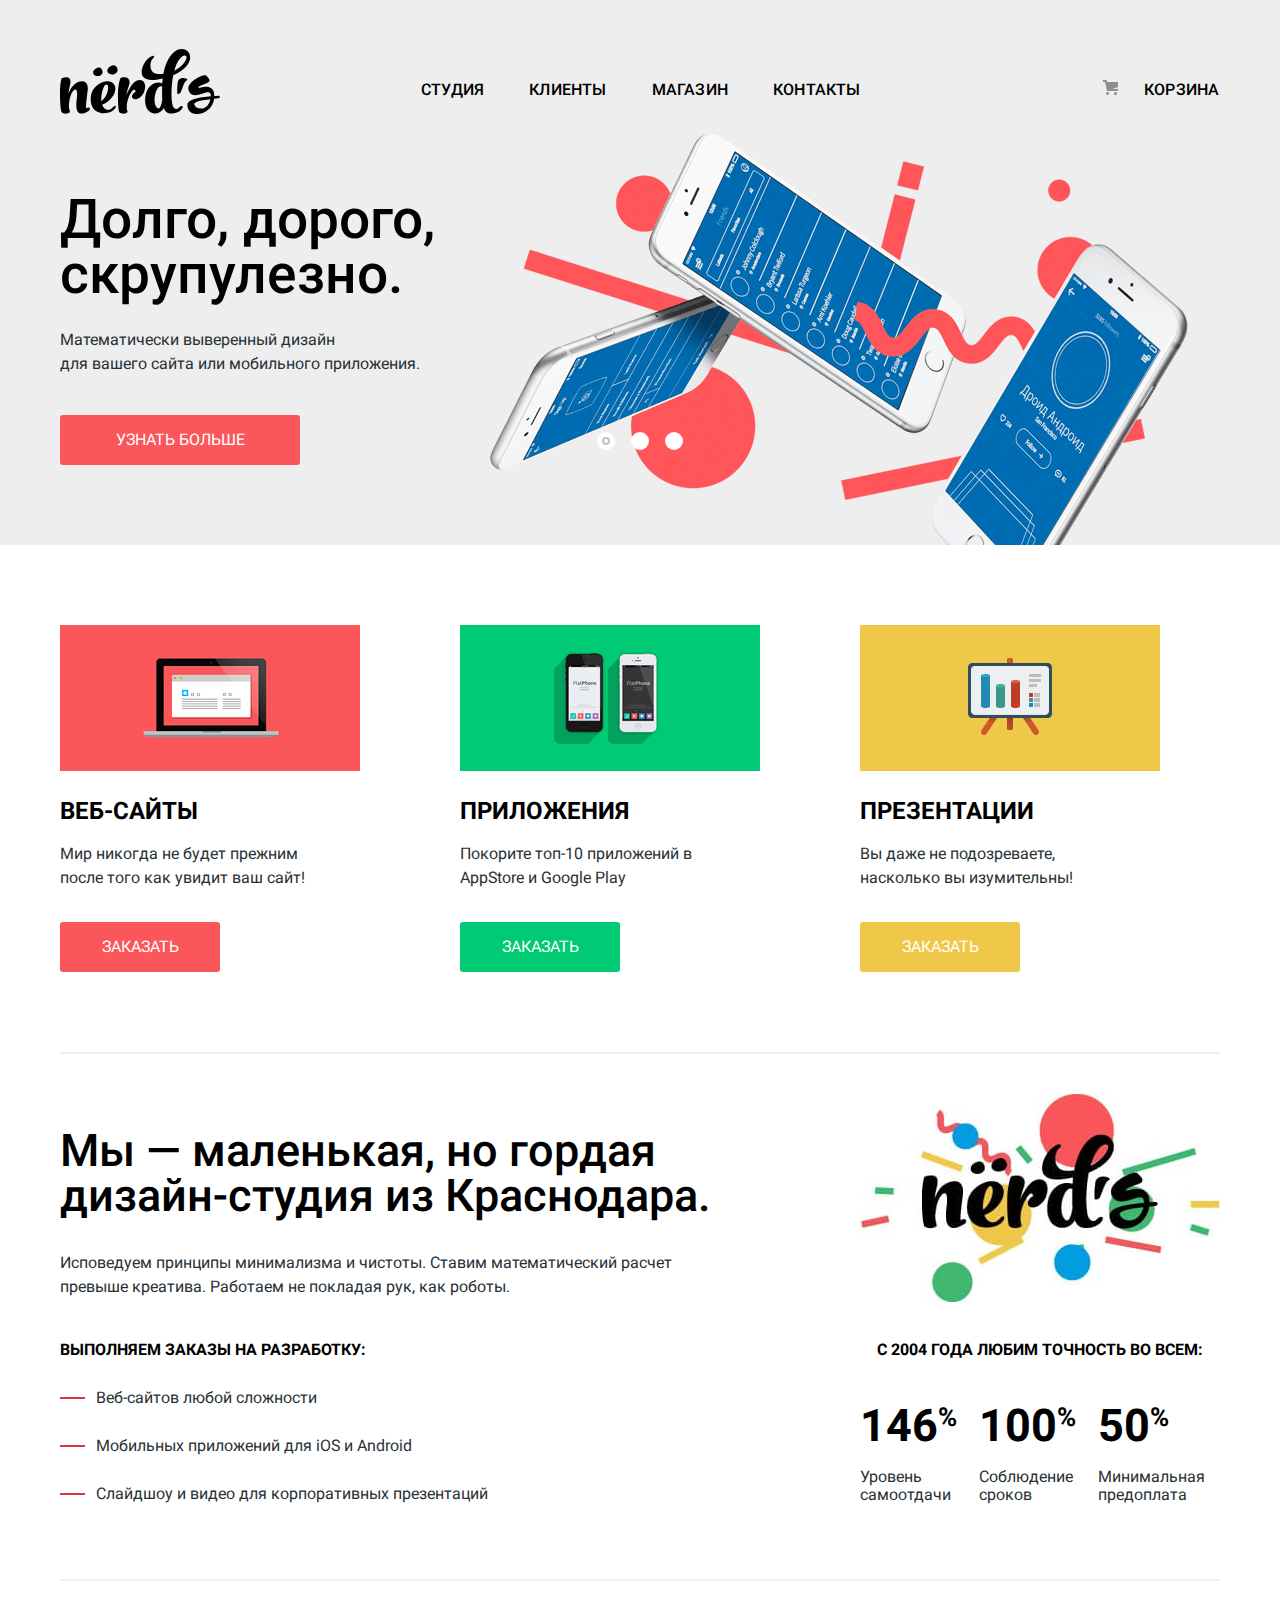
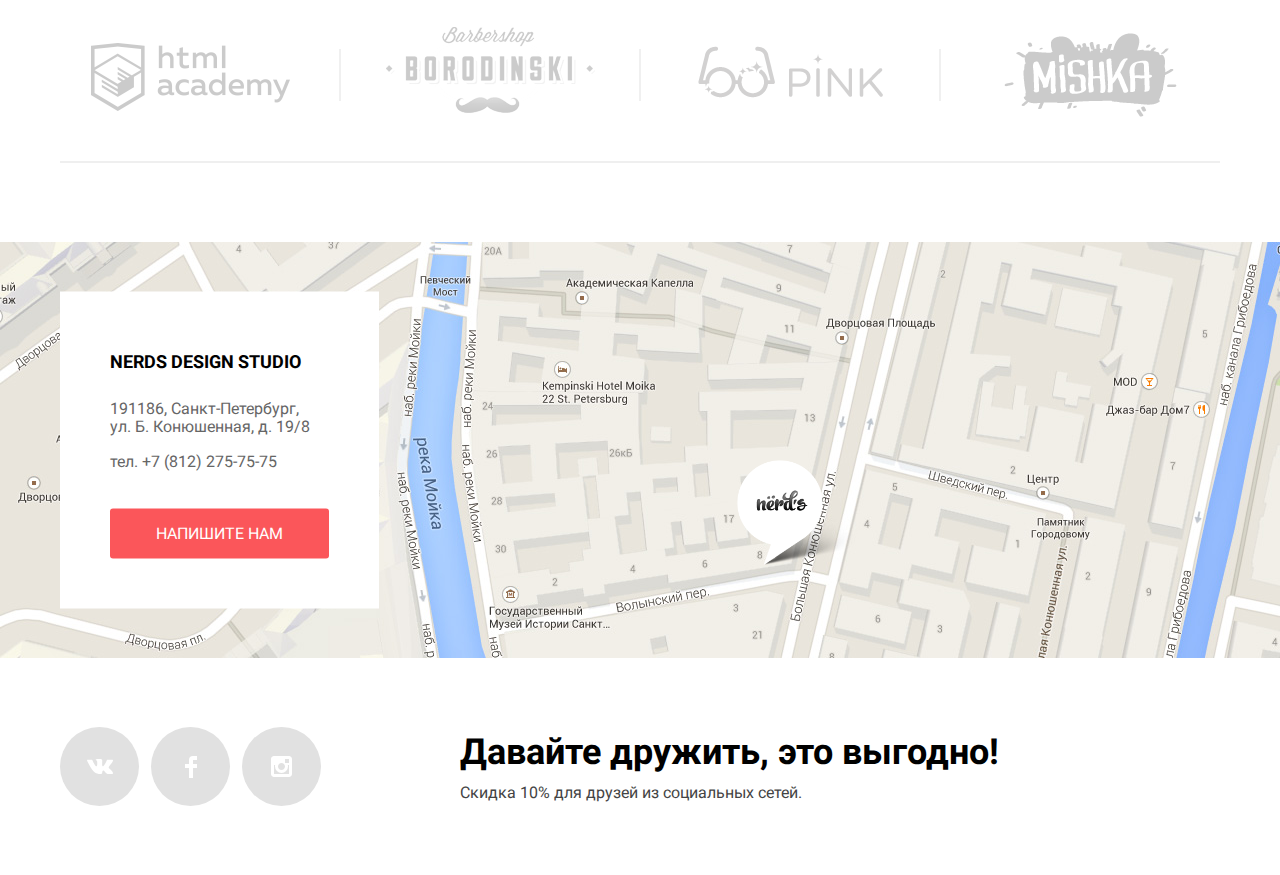
<file: index.html>
<!DOCTYPE html>
<html lang="ru">
<head>
  <meta charset="UTF-8" />
  <title>HTML Academy: Нёрдс</title>

  <link rel="stylesheet" href="css/normalize.css" />
  <link rel="stylesheet" href="css/main.min.css" />
</head>
<body>
  <header class="header">
    <div class="container">
      <div class="header__top">
        <a class="nav__logo">
          <img class="logo" src="img/nerds-logo.svg" alt="Нёрдс" width="160" height="65" />
        </a>
        <nav class="nav">
          <ul class="nav__list nav__list--main">
            <li class="nav__item">
              <a class="nav__link" href="#">Студия</a>
            </li>

            <li class="nav__item">
              <a class="nav__link" href="#">Клиенты</a>
            </li>

            <li class="nav__item">
              <a class="nav__link" href="catalog.html">Магазин</a>
            </li>

            <li class="nav__item">
              <a class="nav__link" href="#">Контакты</a>
            </li>
          </ul>
        </nav>
        <ul class="nav__list nav__list--secodary">
          <li class="nav__item">
            <a class="nav__link nav__link--basket" href="#">Корзина</a>
          </li>
        </ul>
      </div>
    </div>
  </header>
  <main class="main">
    <h1 class="main__title visually-hidden">Нёрдс - дизайн студия</h1>
    <section class="slider">
      <div class="container">
        <h2 class="visually-hidden">Преимущества</h2>
        <input class="visually-hidden" type="radio" id="product-1" name="toggle" checked />
        <input class="visually-hidden" type="radio" id="product-2" name="toggle" />
        <input class="visually-hidden" type="radio" id="product-3" name="toggle" />
        <div class="slider__navigation">
          <label class="dot dot--1" for="product-1">Первый</label>
          <label class="dot dot--2" for="product-2">Второй</label>
          <label class="dot dot--3" for="product-3">Третий</label>
        </div>
        <ul class="slider__list">
          <li class="slide slide--first">
            <h3 class="slide__title">Долго, дорого, скрупулезно.</h3>
            <p class="slide__text">
              Математически выверенный дизайн<br />
              для вашего сайта или мобильного приложения.
            </p>
            <a class="button slide__btn" href="#">Узнать больше</a>
          </li>
          <li class="slide slide--second">
            <h3 class="slide__title">Любим математику как никто другой</h3>
            <p class="slide__text">
              Никакого креатива, только математические формулы для расчета
              идеальных пропорций.
            </p>
            <a class="button slide__btn" href="#">Узнать больше</a>
          </li>
          <li class="slide slide--third">
            <h3 class="slide__title">Только ночь, только хардкор</h3>
            <p class="slide__text">
              Работать днем, как все? Мы против этого. Ближе к полуночи работа
              только начинается.
            </p>
            <a class="button slide__btn" href="#">Узнать больше</a>
          </li>
        </ul>
      </div>
    </section>
    <section>
      <div class="container">
        <div class="advantages">
          <h2 class="advantages__title visually-hidden">Наши преимущества</h2>
          <ul class="advantages__list">
            <li class="advantages__item">
              <article class="advantage">
                <img class="advantage__img" src="img/index/advantage-1.png" width="300" height="146" alt="Вебсайты" />
                <h3 class="advantage__title">Веб-сайты</h3>
                <p class="advantage__text">
                  Мир никогда не будет прежним после того как увидит ваш сайт!
                </p>
                <a class="button advantage__button button--red" href="#">Заказать</a>
              </article>
            </li>
            <li class="advantages__item">
              <article class="advantage">
                <img class="advantage__img" src="img/index/advantage-2.png" width="300" height="146" alt="Приложения" />
                <h3 class="advantage__title">Приложения</h3>
                <p class="advantage__text">
                  Покорите топ-10 приложений в AppStore и Google Play
                </p>
                <a class="button advantage__button button--green" href="#">Заказать</a>
              </article>
            </li>
            <li class="advantages__item">
              <article class="advantage">
                <img class="advantage__img" src="img/index/advantage-3.png" width="300" height="146"
                  alt="Презентации" />
                <h3 class="advantage__title">Презентации</h3>
                <p class="advantage__text">
                  Вы даже не подозреваете, насколько вы изумительны!
                </p>
                <a class="button advantage__button button--yellow" href="#">Заказать</a>
              </article>
            </li>
          </ul>
        </div>
      </div>
    </section>
    <section>
      <h2 class="visually-hidden">О нас</h2>
      <div class="container">
        <div class="studio">
          <div class="about">
            <p class="about__slogan">
              Мы — маленькая, но гордая дизайн-студия из Краснодара.
            </p>
            <p class="about__subtitle">
              Исповедуем принципы минимализма и чистоты. Ставим математический
              расчет превыше креатива. Работаем не покладая рук, как роботы.
            </p>
            <p class="about__title">
              Выполняем заказы на разработку:
            </p>
            <ul class="about__list">
              <li class="about__item">Веб-сайтов любой сложности</li>
              <li class="about__item">
                Мобильных приложений для iOS и Android
              </li>
              <li class="about__item">
                Слайдшоу и видео для корпоративных презентаций
              </li>
            </ul>
          </div>
          <div class="indicators">
            <img class="indicators__logo" src="img/index/nerds.jpg" width="360" height="208" alt="Нердс" />
            <p class="indicators__title">
              C 2004 года любим точность во всем:
            </p>
            <ul class="indicators__list">
              <li class="indicators__item">
                146<sup class="percent">%</sup>
                <span>Уровень самоотдачи</span>
              </li>
              <li class="indicators__item">
                100<sup class="percent">%</sup>
                <span>Соблюдение сроков</span>
              </li>
              <li class="indicators__item">
                50<sup class="percent">%</sup>
                <span>Минимальная предоплата</span>
              </li>
            </ul>
          </div>
        </div>
      </div>
    </section>
    <section>
      <h2 class="visually-hidden">Наши партнеры</h2>
      <div class="container">
        <div class="partners">
          <ul class="partners__list">
            <li class="partners__item">
              <a class="partner" href="https://htmlacademy.ru/intensive/htmlcss" target="_blank">
                <img src="img/index/htmlacdemy-logo.png" width="199" height="68" alt="Сайт Html Academy" />
              </a>
            </li>
            <li class="partners__item">
              <a class="partner" href="" target="_blank">
                <img src="img/index/borodinsli-logo.png" width="209" height="90" alt="Сайт Барбершоп Бородинский" />
              </a>
            </li>
            <li class="partners__item">
              <a class="partner" href="" target="_blank">
                <img src="img/index/pink-logo.png" width="185" height="52" alt="Сайт мобильного приложения Pink" />
              </a>
            </li>
            <li class="partners__item">
              <a class="partner" href="" target="_blank">
                <img src="img/index/mishka-logo.png" width="173" height="84" alt="Сайт интернет-магазина милых вещичек ручной работы" />
              </a>
            </li>
          </ul>
        </div>
      </div>
    </section>
  </main>
  <footer class="footer">
    <section class="footer__contact">
      <h2 class="footer__title visually-hidden">Контактная информация</h2>
      <div class="container">
        <div class="information">
          <h3 class="information__title">Nerds design studio</h3>
          <p class="information__addr">
            191186, Санкт-Петербург, ул. Б. Конюшенная, д. 19/8
          </p>
          <p class="information__tel">
            тел. <a href="tel:+78122757575">+7 (812) 275-75-75</a>
          </p>
          <a class="button information__button button--red" href="form.html">Напишите нам</a>
        </div>
      </div>
      <div class="footer__map" id="map"></div>
    </section>
    <section>
      <h3 class="visually-hidden">Наши социальные сети</h3>
      <div class="container">
        <div class="social">
          <ul class="social__list">
            <li class="social__item">
              <a class="button social__button social__button--vk" href="" target="_blank">
                <span class="visually-hidden">Группа во Вконтакте</span>
              </a>
            </li>
            <li class="social__item">
              <a class="button social__button social__button--fb" href="" target="_blank">
                <span class="visually-hidden">Группа в Фейсбук</span>
              </a>
            </li>
            <li class="social__item">
              <a class="button social__button social__button--inst" href="" target="_blank">
                <span class="visually-hidden">Страничка в Instagram</span>
              </a>
            </li>
          </ul>
          <p class="social__text">
            Давайте дружить, это выгодно!
            <span>Скидка 10% для друзей из социальных сетей.</span>
          </p>
        </div>
      </div>
    </section>
  </footer>
  <div class="container">
    <section class="popup">
      <h2 class="popup__title">Напишите нам</h2>
      <form class="popup__form" action="https://echo.htmlacademy.ru/" method="post">
        <div class="popup__group">
          <label class="popup__label" for="name">
            Ваше имя:
            <input class="popup__imput" type="text" name="name" id="name" placeholder="Имя Фамилия" />
          </label>
          <label class="popup__label" for="email">
            Ваш e-mail:
            <input class="popup__imput" type="email" name="email" id="email" placeholder="email@example.com" />
          </label>
        </div>
        <label class="popup__label" for="text-area">Текст письма:</label>
        <textarea class="popup__textarea" id="text-area" name="text-area" placeholder="В свободной форме"></textarea>
        <button class="button popup__submit button--red" type="submit">
          Отправить
        </button>
      </form>
      <button class="popup__close" type="button" aria-label="Закрыть">
        <svg xmlns="http://www.w3.org/2000/svg" width="21" height="21" viewBox="0 0 21 21">
          <path fill="#FB565A"
            d="M13.328 10.5l7.371-7.371a1.003 1.003 0 0 0 0-1.414L19.285.3a1.003 1.003 0 0 0-1.414 0L10.5 7.672 3.129.301a1.003 1.003 0 0 0-1.414 0L.301 1.715a1.003 1.003 0 0 0 0 1.414L7.672 10.5.301 17.871a1.003 1.003 0 0 0 0 1.414l1.415 1.414a1.003 1.003 0 0 0 1.414 0l7.371-7.371 7.371 7.371a1.003 1.003 0 0 0 1.414 0l1.414-1.414a1.003 1.003 0 0 0 0-1.414L13.328 10.5z" />
        </svg>
      </button>
    </section>
  </div>
  <script src="https://api-maps.yandex.ru/2.1/?apikey=334b6d6e-e3bb-4b2f-aaf1-c0e7afff19e2&lang=ru_RU"></script>
  <script src="js/main.min.js"></script>
</body>
</html>
</file>
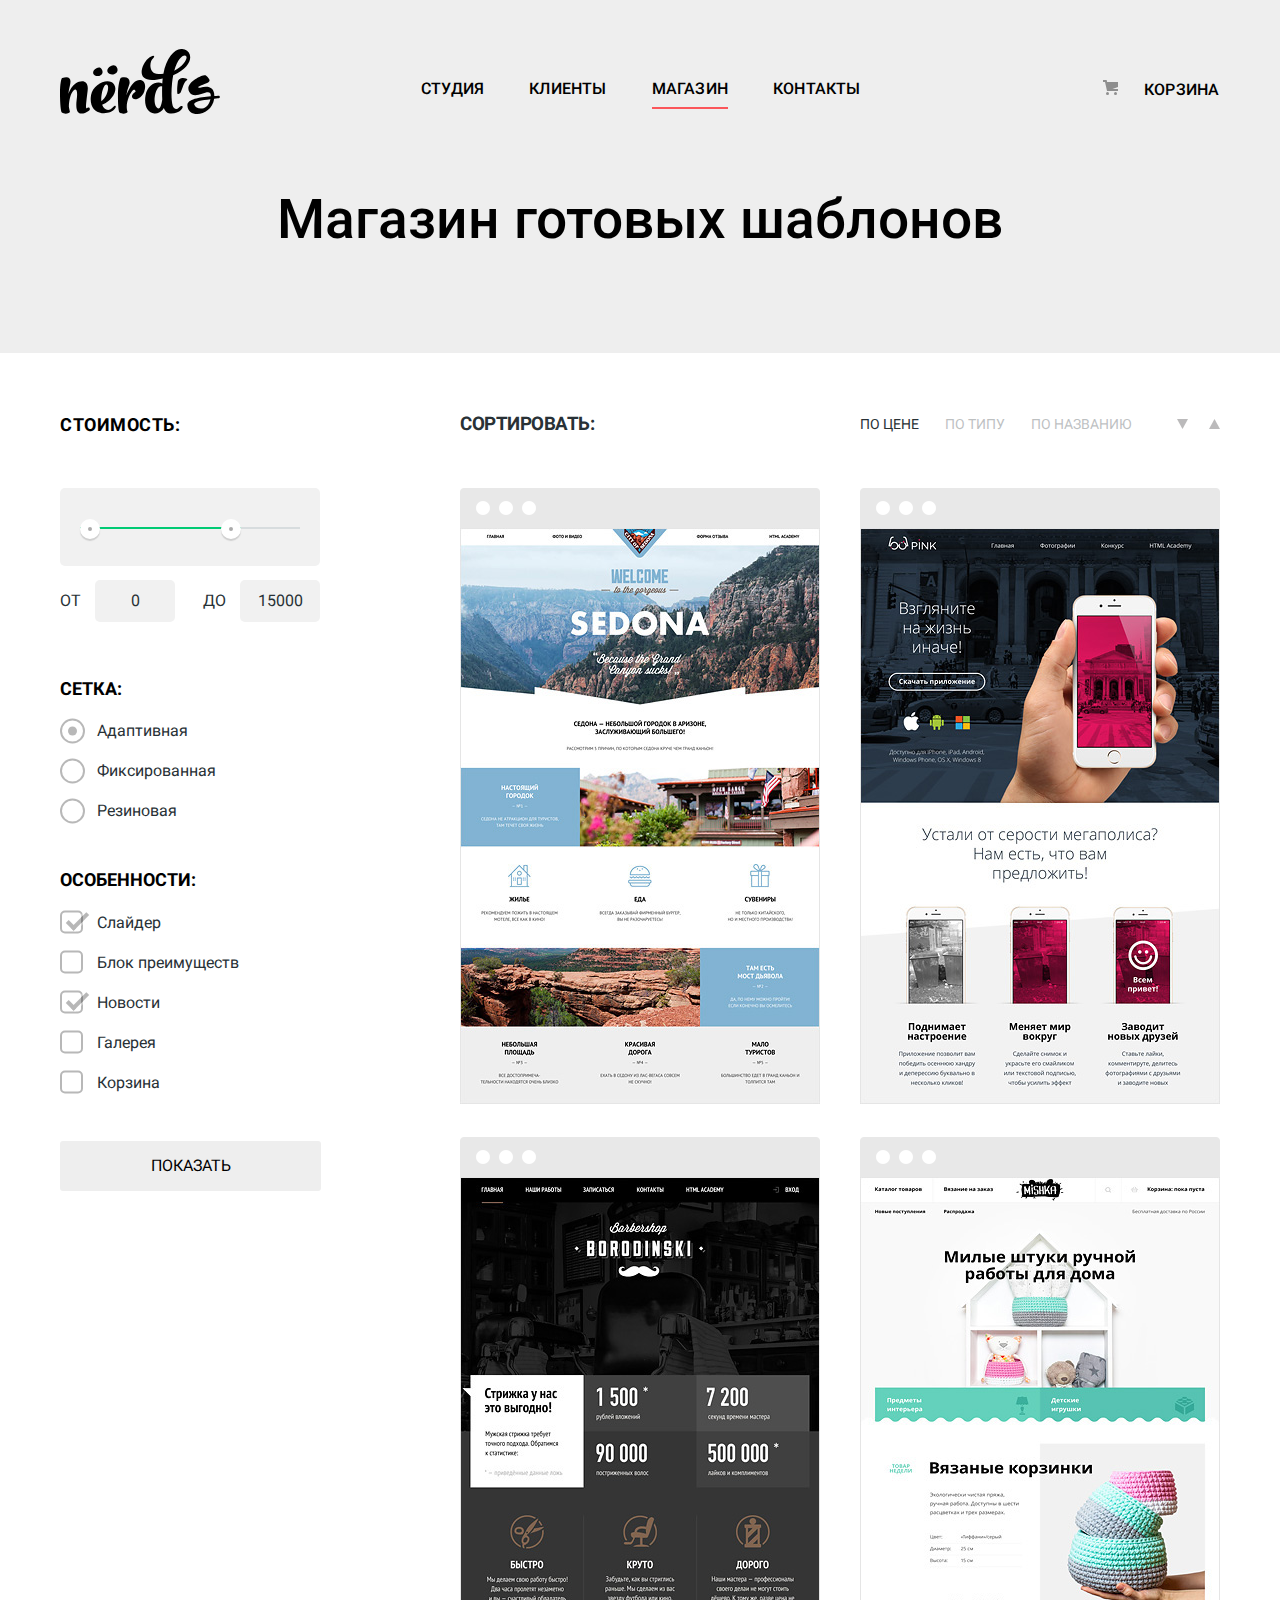
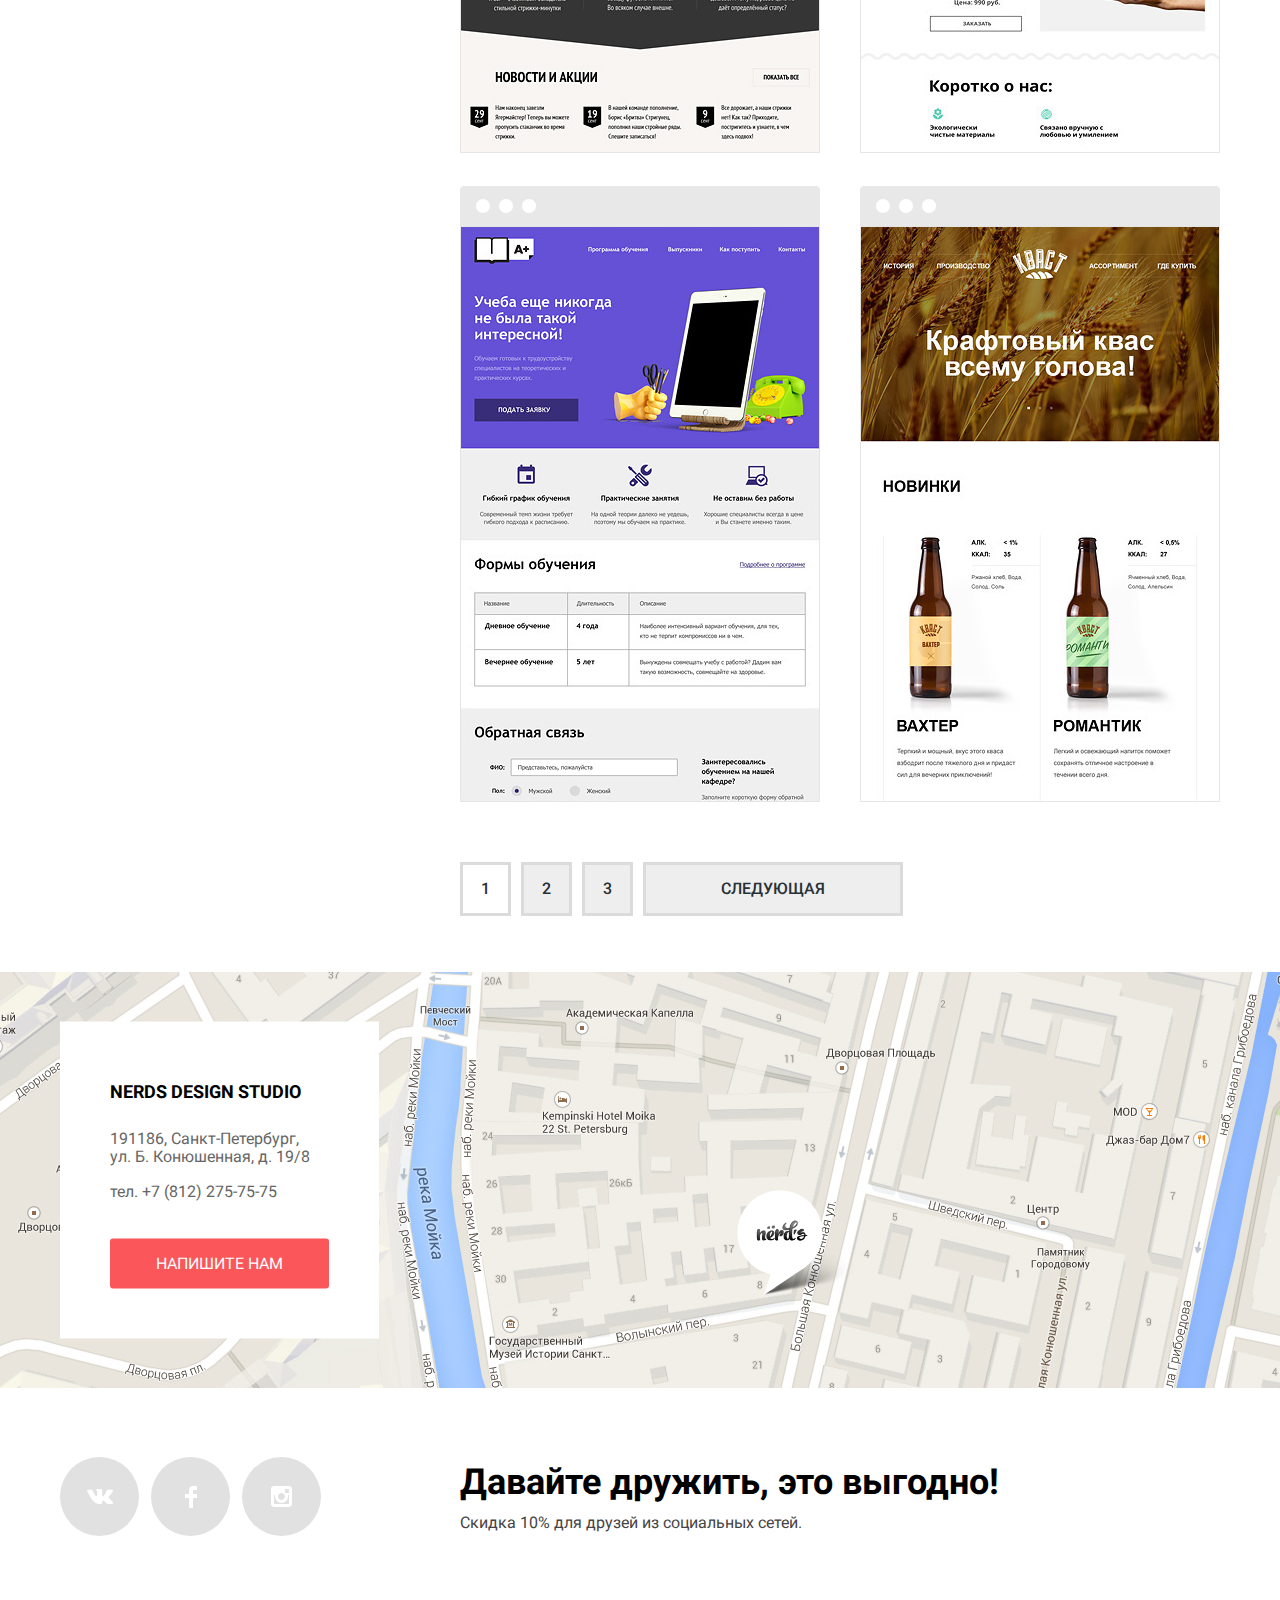
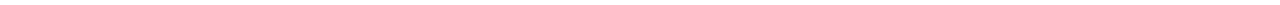
<file: catalog.html>
<!DOCTYPE html>
<html lang="ru">
<head>
  <meta charset="UTF-8" />
  <title>HTML Academy: Нёрдс</title>
  <link rel="stylesheet" href="css/normalize.css" />
  <link rel="stylesheet" href="css/main.min.css" />
</head>
<body class="catalog-page">
  <header class="header">
    <div class="container">
      <div class="header__top">
        <a class="nav__logo" href="index.html">
          <img class="logo" src="img/nerds-logo.svg" alt="Нёрдс" width="160" height="65" />
        </a>
        <nav class="nav">
          <ul class="nav__list nav__list--main">
            <li class="nav__item">
              <a class="nav__link" href="#">Студия</a>
            </li>
            <li class="nav__item">
              <a class="nav__link" href="#">Клиенты</a>
            </li>
            <li class="nav__item">
              <a class="nav__link active" href="catalog.html">Магазин</a>
            </li>
            <li class="nav__item">
              <a class="nav__link" href="#">Контакты</a>
            </li>
          </ul>
        </nav>
        <ul class="nav__list nav__list--secodary">
          <li class="nav__item">
            <a class="nav__link nav__link--basket" href="#">Корзина</a>
          </li>
        </ul>
      </div>
      <h1 class="header__title">Магазин готовых шаблонов</h1>
    </div>
  </header>
  <div class="container">
    <div class="catalog-page__inner">
      <aside class="filter">
        <form class="filter__form" action="https://echo.htmlacademy.ru/" method="post">
          <h2 class="filter__title visually-hidden">Фильтр товаров</h2>
          <fieldset class="group">
            <legend class="group__title group__title--range">Стоимость:</legend>
            <div class="range-filter">
              <div class="range-controls">
                <div class="scale">
                  <div class="bar">
                    <div class="toggle toggle-min"></div>
                    <div class="toggle toggle-max"></div>
                  </div>
                </div>
              </div>
              <div class="price-controls">
                <label class="min-price">от <input name="min-price" type="text" value="0" /></label>
                <label class="max-price">до <input name="max-price" type="text" value="15000" /></label>
              </div>
            </div>
          </fieldset>
          <fieldset class="group group--grid">
            <legend class="group__title">Сетка:</legend>
            <ul class="group__list">
              <li class="group__item">
                <input class="filter__radio visually-hidden" id="adaptive" type="radio" name="grid" value="adaptive" checked="checked" />
                <label class="filter__label" for="adaptive">Адаптивная</label>
              </li>
              <li class="group__item">
                <input class="filter__radio visually-hidden" id="fixed" type="radio" name="grid" value="fixed" />
                <label class="filter__label" for="fixed">Фиксированная</label>
              </li>
              <li class="group__item">
                <input class="filter__radio visually-hidden" id="rubber" type="radio" name="grid" value="rubber" />
                <label class="filter__label" for="rubber">Резиновая</label>
              </li>
            </ul>
          </fieldset>
          <fieldset class="group group--features">
            <legend class="group__title">Особенности:</legend>
            <ul class="group__list">
              <li class="group__item">
                <input class="filter__checkbox visually-hidden" id="check-slider" type="checkbox" name="features" value="slider" checked />
                <label class="filter__label" for="check-slider">Слайдер</label>
              </li>
              <li class="group__item">
                <input class="filter__checkbox visually-hidden" id="check-advantages" type="checkbox" name="features" value="advantages" />
                <label class="filter__label" for="check-advantages">Блок преимуществ</label>
              </li>
              <li class="group__item">
                <input class="filter__checkbox visually-hidden" id="check-news" type="checkbox" name="features" value="news" checked />
                <label class="filter__label" for="check-news">Новости</label>
              </li>
              <li class="group__item">
                <input class="filter__checkbox visually-hidden" id="check-gallery" type="checkbox" name="features" value="gallery" />
                <label class="filter__label" for="check-gallery">Галерея</label>
              </li>
              <li class="group__item">
                <input class="filter__checkbox visually-hidden" id="check-basket" type="checkbox" name="features" value="basket" />
                <label class="filter__label" for="check-basket">Корзина</label>
              </li>
            </ul>
          </fieldset>
          <button class="button filter__button" type="submit">
            Показать
          </button>
        </form>
      </aside>
      <main class="catalog">
        <h2 class="catalog__title visually-hidden">Каталог товара</h2>
        <header class="sorting">
          <h3 class="sorting__title">Сортировать:</h3>
          <ul class="sorting__group">
            <li class="sorting__item active">
              <a class="sorting__value" href="">По цене</a>
            </li>
            <li class="sorting__item">
              <a class="sorting__value" href="">По типу</a>
            </li>
            <li class="sorting__item">
              <a class="sorting__value" href="">По названию</a>
            </li>
            <li class="sorting__item sorting__item--range">
              <a class="sorting__value" href="#" aria-label="Меньше">
                <svg class="sorting__icon sorting__icon--down" xmlns="http://www.w3.org/2000/svg" width="11" height="10" viewBox="0 0 11 10">
                  <path fill="#231F20" d="M5.5 10L0 0h11" />
                </svg>
              </a>
              <a class="sorting__value" href="#" aria-label="Больше">
                <svg class="sorting__icon sorting__icon--up" xmlns="http://www.w3.org/2000/svg" width="11" height="10" viewBox="0 0 11 10">
                  <path fill="#231F20" d="M5.5 10L0 0h11" />
                </svg>
              </a>
            </li>
          </ul>
        </header>
        <section class="products">
          <h3 class="products__title visually-hidden">Товары:</h3>
          <ul class="products__list">
            <li class="product" tabindex="0">
              <img class="product__img" src="img/catalog/sedona.jpg" width="360" height="576" alt="Информационный сайт для туристов Sedona" />
              <div class="product__card">
                <h4 class="product__title">
                  <a href="">Sedona</a>
                </h4>
                <p class="product__description">
                  Информационный сайт для туристов
                </p>
                <a class="button product__button" href="#">9 900 руб.</a>
              </div>
            </li>
            <li class="product" tabindex="0">
              <img class="product__img" src="img/catalog/pink.jpg" width="360" height="576" alt="Продуктовый лендинг приложения для iOS и Android Pink App" />
              <div class="product__card">
                <h4 class="product__title">
                  <a href="">Pink App</a>
                </h4>
                <p class="product__description">
                  Продуктовый лендинг приложения для iOS и Android
                </p>
                <a class="button product__button" href="#">9 900 руб.</a>
              </div>
            </li>
            <li class="product" tabindex="0">
              <img class="product__img" src="img/catalog/barbershop.jpg" width="360" height="576" alt="Сайт салона красоты. Для мужчин." />
              <div class="product__card">
                <h4 class="product__title">
                  <a href="">Barbershop</a>
                </h4>
                <p class="product__description">
                  Сайт салона красоты. Для мужчин, да.
                </p>
                <a class="button product__button" href="#">9 900 руб.</a>
              </div>
            </li>
            <li class="product" tabindex="0">
              <img class="product__img" src="img/catalog/mishka.jpg" width="360" height="576" alt="Интернет-магазин вязаных игрушек MISHKA" />
              <div class="product__card">
                <h4 class="product__title">
                  <a href="">MISHKA</a>
                </h4>
                <p class="product__description">
                  Интернет-магазин вязаных игрушек
                </p>
                <a class="button product__button" href="#">9 900 руб.</a>
              </div>
            </li>
            <li class="product" tabindex="0">
              <img class="product__img" src="img/catalog/aplus.jpg" width="360" height="576" alt="Лендинг курсов повышения квалификации A Plus" />
              <div class="product__card">
                <h4 class="product__title">
                  <a href="">A Plus</a>
                </h4>
                <p class="product__description">
                  Лендинг курсов повышения квалификации
                </p>
                <a class="button product__button" href="#">9 900 руб.</a>
              </div>
            </li>
            <li class="product" tabindex="0">
              <img class="product__img" src="img/catalog/kvast.jpg" width="360" height="576" alt="Промо-сайт производителя крафтового кваса КВАСТ" />
              <div class="product__card">
                <h4 class="product__title">
                  <a href="">КВАСТ</a>
                </h4>
                <p class="product__description">
                  Промо-сайт производителя крафтового кваса
                </p>
                <a class="button product__button" href="#">9 900 руб.</a>
              </div>
            </li>
          </ul>
        </section>
        <footer class="catalog__pagination">
          <ul class="pagination">
            <li class="pagination__item">
              <a class="pagination__link active" href="" aria-label="Переход на страницу №1">1</a>
            </li>
            <li class="pagination__item">
              <a class="pagination__link" href="" aria-label="Переход на страницу №2">2</a>
            </li>
            <li class="pagination__item">
              <a class="pagination__link" href="" aria-label="Переход на страницу №2">3</a>
            </li>
            <li class="pagination__item">
              <a class="pagination__link pagination__link--next" href="" aria-label="Переход на следующую страницу">Следующая</a>
            </li>
          </ul>
        </footer>
      </main>
    </div>
  </div>
  <footer class="footer">
    <section class="footer__contact">
      <h2 class="footer__title visually-hidden">Контактная информация</h2>
      <div class="container">
        <div class="information">
          <h3 class="information__title">Nerds design studio</h3>
          <p class="information__addr">
            191186, Санкт-Петербург, ул. Б. Конюшенная, д. 19/8
          </p>
          <p class="information__tel">
            тел. <a href="tel:+78122757575">+7 (812) 275-75-75</a>
          </p>
          <a class="button information__button button--red" href="form.html">Напишите нам</a>
        </div>
      </div>
      <div class="footer__map" id="map"></div>
    </section>
    <section>
      <h3 class="visually-hidden">Наши социальные сети</h3>
      <div class="container">
        <div class="social">
          <ul class="social__list">
            <li class="social__item">
              <a class="button social__button social__button--vk" href="" target="_blank">
                <span class="visually-hidden">Группа во Вконтакте</span>
              </a>
            </li>
            <li class="social__item">
              <a class="button social__button social__button--fb" href="" target="_blank">
                <span class="visually-hidden">Группа в Фейсбук</span>
              </a>
            </li>
            <li class="social__item">
              <a class="button social__button social__button--inst" href="" target="_blank">
                <span class="visually-hidden">Страничка в Instagram</span>
              </a>
            </li>
          </ul>
          <p class="social__text">
            Давайте дружить, это выгодно!
            <span>Скидка 10% для друзей из социальных сетей.</span>
          </p>
        </div>
      </div>
    </section>
  </footer>
  <div class="container">
    <section class="popup">
      <h2 class="popup__title">Напишите нам</h2>
      <form class="popup__form" action="https://echo.htmlacademy.ru/" method="post">
        <div class="popup__group">
          <label class="popup__label" for="name">
            Ваше имя:
            <input class="popup__imput" type="text" name="name" id="name" placeholder="Имя Фамилия" />
          </label>
          <label class="popup__label" for="email">
            Ваш e-mail:
            <input class="popup__imput" type="email" name="email" id="email" placeholder="email@example.com" />
          </label>
        </div>
        <label class="popup__label" for="text-area">Текст письма:</label>
        <textarea class="popup__textarea" id="text-area" name="text-area" placeholder="В свободной форме"></textarea>
        <button class="button popup__submit button--red" type="submit">
          Отправить
        </button>
      </form>
      <button class="popup__close" type="button" aria-label="Закрыть">
        <svg xmlns="http://www.w3.org/2000/svg" width="21" height="21" viewBox="0 0 21 21">
          <path fill="#FB565A" d="M13.328 10.5l7.371-7.371a1.003 1.003 0 0 0 0-1.414L19.285.3a1.003 1.003 0 0 0-1.414 0L10.5 7.672 3.129.301a1.003 1.003 0 0 0-1.414 0L.301 1.715a1.003 1.003 0 0 0 0 1.414L7.672 10.5.301 17.871a1.003 1.003 0 0 0 0 1.414l1.415 1.414a1.003 1.003 0 0 0 1.414 0l7.371-7.371 7.371 7.371a1.003 1.003 0 0 0 1.414 0l1.414-1.414a1.003 1.003 0 0 0 0-1.414L13.328 10.5z" />
        </svg>
      </button>
    </section>
  </div>
  <script src="https://api-maps.yandex.ru/2.1/?apikey=334b6d6e-e3bb-4b2f-aaf1-c0e7afff19e2&lang=ru_RU"></script>
  <script src="js/main.min.js"></script>
</body>
</html>
</file>
<file: css/main.min.css>
@font-face{font-style:normal;font-weight:400;font-family:"Roboto";src:url(../fonts/Roboto-Regular.woff2);src:local(Roboto),url(../fonts/Roboto-Regular.woff) format("woff")}@font-face{font-style:normal;font-weight:500;font-family:"Roboto";src:url(../fonts/Roboto-Medium.woff2);src:local(Roboto),url(../fonts/Roboto-Medium.woff) format("woff")}@font-face{font-style:normal;font-weight:700;font-family:"Roboto";src:url(../fonts/Roboto-Bold.woff2);src:local(Roboto),url(../fonts/Roboto-Bold.woff) format("woff")}*,::before,::after{box-sizing:inherit}html{box-sizing:border-box}body{width:100%;min-width:1200px;margin:0;padding:0;font-weight:400;font-size:16px;line-height:1.5;font-family:"Roboto","Arial",sans-serif;color:#283136}a{color:inherit;text-decoration:none}.container{width:1200px;margin:0 auto;padding:0 20px;overflow:visible}.visually-hidden{position:absolute;width:1px;height:1px;margin:-1px;padding:0;overflow:hidden;border:0;clip:rect(0 0 0 0)}.button{display:block;padding:16px 0;font-size:16px;line-height:18px;text-align:center;color:#fff;text-transform:uppercase;text-decoration:none;background-color:#fb565a;border:none;border-radius:3px;cursor:pointer;transition:all .3s}.button:active{color:rgba(255,255,255,0.3);box-shadow:inset 0 3px 0 0 rgba(0,1,1,0.1)}.button--red{background-color:#fb565a}.button--red:hover,.button--red:focus{background-color:#e74246}.button--red:active{background-color:#d7373b;box-shadow:inset 0 3px 0 0 rgba(0,1,1,0.1)}.button--green{background-color:#00ca74}.button--green:hover,.button--green:focus{background-color:#00bc6c}.button--green:active{background-color:#00aa62;box-shadow:inset 0 3px 0 0 rgba(0,1,1,0.1)}.button--yellow{background-color:#efc84a}.button--yellow:hover,.button--yellow:focus{background-color:#eab534}.button--yellow:active{background-color:#e5a722;box-shadow:inset 0 3px 0 0 rgba(0,1,1,0.1)}.header{background-color:#eee;border:1px solid transparent}.header__top{display:flex;align-items:center;margin-top:48px}.nav__logo{width:160px}.nav__logo:hover,.nav__logo:focus{opacity:.8}.nav__logo:active{opacity:.3}.nav__list{display:flex;flex-wrap:wrap;margin:0;padding:0;list-style:none}.nav__list--main{width:560px;margin-left:201px}.nav__list--secodary{width:117px;margin-left:auto}.nav__item{margin-left:45px}.nav__item:first-child{margin-left:0}.nav__list--secodary .nav__item{margin-left:0}.nav__link{position:relative;display:block;padding:12px 0 3px;font-weight:500;line-height:30px;text-align:center;color:#000;text-transform:uppercase;letter-spacing:.2px}.nav__link:hover,.nav__link:focus{color:#fb565a}.nav__link:active{color:rgba(0,0,0,0.3)}.nav__link.active{border-bottom:2px solid #fb565a}.nav__link--basket::before{content:url("../img/basket-icon.svg");width:15px;height:15px;margin-right:26px;opacity:.4}.slider{position:relative;background-color:#eee;border-top:1px solid transparent}.slider__navigation{position:absolute;bottom:103px;left:50%;z-index:100;width:160px;height:18px;font-size:0;text-align:center;-webkit-transform:translateX(-50%);transform:translateX(-50%)}.slider__navigation .dot{position:relative;display:inline-block;box-sizing:content-box;width:18px;height:18px;padding:8px;vertical-align:middle;border-radius:50%;cursor:pointer}.slider__navigation .dot::after{content:"";position:absolute;top:8px;left:8px;z-index:1;width:18px;height:18px;background:#fff;border-radius:50%}.slider__list{margin:0;padding:0;list-style:none}.slide{display:none;padding:69px 0 80px}.slide--first{background-image:url(../img/index/slide-1.png);background-repeat:no-repeat;background-position:93% 10px}.slide--second{background-image:url(../img/index/slide-2.png);background-repeat:no-repeat;background-position:100% 0}.slide--third{background-image:url(../img/index/slide-3.png);background-repeat:no-repeat;background-position:100% 20px}#product-1:checked ~ .slider__list .slide:nth-child(1){display:block}#product-2:checked ~ .slider__list .slide:nth-child(2){display:block}#product-3:checked ~ .slider__list .slide:nth-child(3){display:block}#product-1:checked ~ .slider__navigation .dot--1::before,#product-2:checked ~ .slider__navigation .dot--2::before,#product-3:checked ~ .slider__navigation .dot--3::before{content:"";position:absolute;top:50%;left:50%;z-index:2;width:4px;height:4px;margin:-4px;background-color:inherit;border:2px solid #c1c1c1;border-radius:50%}.slide__title{max-width:523px;margin:0;margin-bottom:26px;font-weight:500;font-size:55px;line-height:55px;color:#000}.slide__text{max-width:430px;margin:0;margin-bottom:39px}.slide__btn{width:240px}.slide__btn:hover,.slide__btn:focus{background-color:#e74246}.slide__btn:active{color:rgba(255,255,255,0.3);background-color:#d7373b;box-shadow:0 3px rgba(0,0,0,0.1) inset}.advantages{padding-top:80px;border-bottom:2px solid #efefef}.advantages__list{display:flex;flex-flow:row wrap;margin:0;margin-bottom:60px;padding:0;list-style:none}.advantages__item{flex-shrink:0;flex-basis:300px;margin:0 100px 20px 0}.advantages__item:nth-child(3n){margin-right:0}.advantage__img{margin-bottom:18px}.advantage__title{margin:0;margin-bottom:16px;font-weight:700;font-size:24px;line-height:1.25;color:#000;text-transform:uppercase}.advantage__text{width:260px;margin:0;margin-bottom:32px}.advantage__button{width:160px}.studio{display:flex;justify-content:space-between;padding-top:40px;padding-bottom:49px;border-bottom:2px solid #efefef}.about{flex-basis:655px;width:100%;padding-top:34px}.about__slogan{margin:0;margin-bottom:33px;font-weight:500;font-size:45px;line-height:45px;color:#000}.about__subtitle{margin-top:0;margin-bottom:39px}.about__title{margin:0;margin-bottom:24px;font-weight:700;color:#000;text-transform:uppercase}.about__list{margin:0;padding:0;list-style:none}.about__item{position:relative;margin-bottom:24px;padding-left:36px}.about__item::before{content:"";position:absolute;top:45%;left:0;display:block;width:25px;height:2px;background:#d7373b}.indicators{flex-basis:360px;width:100%}.indicators__logo{margin-bottom:29px}.indicators__title{margin:0;margin-bottom:30px;font-weight:700;text-align:center;color:#000;text-transform:uppercase}.indicators__list{display:flex;flex-flow:row wrap;margin:0;padding:0;list-style:none}.indicators__item{width:105px;margin-right:14px;font-weight:700;font-size:45px;text-align:left;color:#000}.indicators__item .percent{top:-.57em;font-size:26px}.indicators__item span{display:block;margin-top:8px;font-weight:400;font-size:16px;line-height:1.13;color:#283136}.partners{margin-bottom:79px;padding:0;padding-top:45px;padding-bottom:37px;border-bottom:2px solid #efefef}.partners__list{display:flex;flex-flow:row wrap;align-items:center;margin:0;padding:0;list-style:none}.partners__item{position:relative;width:300px;padding:0 40px}.partners__item:nth-child(1){width:281px;padding-top:11px;padding-left:31px}.partners__item:nth-child(2){padding-top:1px;padding-left:45px}.partners__item:nth-child(3){padding-left:57px}.partners__item:nth-child(4n){width:250px;padding-top:7px;padding-right:0;padding-left:63px}.partners__item:not(:nth-child(4n))::after{content:"";position:absolute;top:50%;right:0;width:2px;height:52px;background-color:#ccc;-webkit-transform:translateY(-50%);transform:translateY(-50%);opacity:.3}.partner{opacity:.2;transition:opacity .3s}.partner:hover,.partner:focus{opacity:1}.partner:active{opacity:.1}.footer__contact{position:relative}.information{position:absolute;top:50%;z-index:9980;width:319px;padding:0;padding-top:55px;padding-right:50px;padding-bottom:50px;padding-left:50px;background-color:#fff;-webkit-transform:translateY(-50%);transform:translateY(-50%)}.information__title{margin:0;margin-bottom:23px;font-weight:700;font-size:18px;line-height:30px;color:#000;text-transform:uppercase}.information__addr,.information__tel{margin:0;font-size:16px;line-height:18px;color:#666}.information__addr{width:96%;margin-bottom:17px}.information__tel a{color:inherit}.information__tel{margin-bottom:38px}.information__button{width:100%}.footer__map{width:100%;min-height:416px;background-image:url(../img/map-marker.png) ,url(../img/map.jpg);background-repeat:no-repeat,no-repeat;background-position:bottom 30% right 36%,center;background-size:10%,cover}.social{display:flex;padding:69px 0}.social__list{display:flex;flex-basis:246px;align-items:center;margin:0;padding:0;list-style:none}.social__button{display:flex;justify-content:center;align-items:center;width:79px;height:79px;margin-right:12px;padding:0;background:#e1e1e1;border-radius:50%}.social__button::after{content:"";display:block;transition:opacity .3s}.social__button--vk::after{width:26px;height:15px;background:url(../img/vk-icon.svg) no-repeat center}.social__button--fb::after{width:12px;height:22px;background:url(../img/fb-icon.svg) no-repeat center}.social__button--inst::after{width:21px;height:21px;background:url(../img/insta-icon.svg) no-repeat center}.social__button:hover,.social__button:focus{background-color:#e74246}.social__button:active{background-color:#d7373b}.social__button:active::after{opacity:.3}.social__text{margin:0;margin-left:127px;padding-top:7px;font-weight:700;font-size:36px;line-height:36px;color:#000}.social__text span{display:block;margin-top:12px;font-weight:400;font-size:16px;line-height:1.38;color:#444}.catalog-page .header__title{margin:71px 0 105px;font-weight:500;font-size:55px;line-height:1;text-align:center;color:#000}.catalog-page__inner{display:flex;justify-content:space-between;padding-top:57px}.filter{flex-basis:261px;width:100%;max-width:261px}.filter ul{margin:0;padding:0;list-style:none}.filter__form .group{margin:0;margin-bottom:52px;padding:0;border:none}.group.group--grid{margin-bottom:42px}.group.group--features{margin-bottom:46px}.group__title{margin:0;margin-bottom:15px;font-weight:700;font-size:18px;line-height:1.67;color:#000;text-transform:uppercase}.group__item{margin-bottom:16px}.group__list .group__item:last-child{margin-bottom:0}.group__title--range{margin-bottom:48px;letter-spacing:.5px}.range-filter{width:260px}.range-controls{position:relative;height:41px;margin-bottom:14px;background-color:#f1f1f1;border-radius:5px;padding:39px 20px}.range-controls .scale{height:2px;background:#d7dcde}.range-controls .bar{position:relative;width:73%;height:2px;background:#00ca74;cursor:pointer}.bar .toggle{position:absolute;top:-8px;box-sizing:content-box;width:4px;height:4px;padding:0;background-color:#ababab;border:8px solid #fff;border-radius:50%;box-shadow:0 2px 1px 0 #cfcfcf}.range-controls .toggle-min{left:0}.range-controls .toggle-max{right:0}.price-controls{font-size:0}.price-controls label{display:inline-block;width:50%;font-size:16px;vertical-align:middle;text-transform:uppercase}.price-controls input{width:80px;margin-left:10px;padding:12px 16px;font-size:16px;font-family:"Roboto","Arial",sans-serif;text-align:center;color:#283136;background:#f1f1f1;border:none;border-radius:5px}.max-price{text-align:right}.filter__radio + .filter__label{position:relative;padding-left:37px;cursor:pointer}.filter__radio:disabled + .filter__label{cursor:default}.filter__radio + .filter__label::before{content:"";position:absolute;top:50%;left:0;width:25px;height:25px;border:2px solid #4d4d4d;border-radius:50%;-webkit-transform:translateY(-50%);transform:translateY(-50%);opacity:.4;transition:all .3s}.filter__radio:checked + .filter__label::after{content:"";position:absolute;top:50%;left:8.3px;width:9px;height:9px;background-color:#4d4d4d;border-radius:50%;-webkit-transform:translateY(-50%);transform:translateY(-50%);opacity:.4;transition:all .3s}.filter__radio:not(:disabled) + .filter__label:hover::before,.filter__radio:not(:disabled):focus + .filter__label::before,.filter__radio:not(:disabled) + .filter__label:hover::after,.filter__radio:not(:disabled):focus + .filter__label::after{opacity:1}.filter__radio:disabled + .filter__label{opacity:.3}.filter__checkbox + .filter__label{position:relative;padding-left:37px;cursor:pointer}.filter__checkbox:disabled + .filter__label{cursor:default}.filter__checkbox + .filter__label::before{content:"";position:absolute;top:50%;left:0;width:23px;height:23px;border:2px solid #4d4d4d;border-radius:5px;-webkit-transform:translateY(-50%);transform:translateY(-50%);opacity:.4}.filter__checkbox:checked + .filter__label::after{content:"";position:absolute;top:-5px;left:12px;width:11px;height:22px;border-right:4px solid #4d4d4d;border-bottom:4px solid #4d4d4d;box-shadow:2px 0 0 0 white,inset -2px 0 0 0 #fff;-webkit-transform:translateY(-50%);-webkit-transform:rotate(45deg);transform:translateY(-50%);transform:rotate(45deg);opacity:.4}.filter__checkbox:not(:disabled) + .filter__label:hover::before,.filter__checkbox:not(:disabled):focus + .filter__label::before,.filter__checkbox:not(:disabled) + .filter__label:hover::after,.filter__checkbox:not(:disabled):focus + .filter__label::after{opacity:1}.filter__checkbox:disabled + .filter__label{opacity:.3}.filter__button{width:100%;color:#000;background-color:#eee;border:none;cursor:pointer}.filter__button:hover,.filter__button:focus{background-color:#dfdfdf}.filter__button:active{color:rgba(0,0,0,0.3);background-color:#d5d5d5;box-shadow:inset 0 3px 0 0 rgba(0,1,1,0.1)}.catalog{flex-basis:760px;width:100%;max-width:760px}.sorting{display:flex;flex-flow:row wrap;justify-content:space-between;align-items:center;margin-bottom:50px;text-transform:uppercase}.sorting__title{margin:0;letter-spacing:-.5px}.sorting__group{display:flex;flex-flow:row wrap;margin:0;padding:0;list-style:none;font-size:14px}.sorting__item .sorting__value{margin-right:26px;opacity:.3}.sorting__item:last-child .sorting__value{margin-right:0}.sorting__item .sorting__value:hover,.sorting__item .sorting__value:focus{opacity:.6}.sorting__item .sorting__value:active,.sorting__item.active .sorting__value{opacity:1}.sorting__item--range{margin-left:19px}.sorting__icon--up{margin-left:18px;-webkit-transform:rotate(180deg);transform:rotate(180deg)}.products__list{display:flex;flex-flow:row wrap;justify-content:space-between;margin:0;margin-bottom:27px;padding:0;list-style:none}.product{position:relative;flex-basis:360px;width:100%;max-width:360px;height:616px;margin-bottom:33px;padding-top:40px;text-align:center}.product:hover .product__card,.product:focus .product__card{opacity:1}.product:hover::before,.product:focus::before{opacity:1}.product__img{position:relative;width:100%}.product::before{content:url("../img/catalog/browser.png");position:absolute;top:0;z-index:1;opacity:.12;transition:opacity .3s}.product__card{position:absolute;bottom:0;z-index:9999;width:100%;padding:27px 65px 43px;background-color:#eee;opacity:0;transition:opacity .3s}.product__title{margin:0;margin-bottom:13px;font-weight:700;font-size:18px;line-height:1.67;color:#000;text-transform:uppercase}.product__title:hover,.product__title:focus{color:#fb565a}.product__title:active{color:rgba(0,0,0,0.3)}.product__description{max-height:50px;margin:0;margin-bottom:32px;overflow:auto;font-size:16px;line-height:1.13;color:#666}.product__button{width:200px;margin:0 auto;background-color:#fb565a}.product__button:hover,.product__button:focus{background-color:#e74246}.product__button:active{background-color:#d7373b;box-shadow:inset 0 3px 0 0 rgba(0,1,1,0.1)}.catalog__pagination .pagination{display:flex;margin:0;margin-bottom:56px;padding:0;list-style:none}.pagination .pagination__link{display:block;margin:0 10px 0 0;padding:15px 18px;font-weight:500;font-size:16px;line-height:18px;text-transform:uppercase;background-color:#eee;border:3px solid #dbdbdb}.pagination__link:not(.active):hover,.pagination__link:not(.active):focus{background-color:#dfdfdf}.pagination__link:not(.active):active{color:rgba(0,0,0,0.3);background-color:#d5d5d5;box-shadow:inset 0 3px 0 0 rgba(0,1,1,0.1)}.pagination__link.active{background-color:#fff;cursor:default}.pagination__link.pagination__link--next{padding:15px 75px}.popup{position:fixed;bottom:180px;left:50%;z-index:9999;display:none;box-sizing:border-box;width:100%;max-width:960px;padding:73px 100px;background-color:#fff;box-shadow:0 20px 40px 0 rgba(0,1,1,0.75);-webkit-transform:translateX(-50%);transform:translateX(-50%)}.popup__title{margin:0;margin-bottom:50px;font-weight:500;font-size:45px;line-height:45px;color:#000}.popup__group{display:flex;justify-content:space-between;margin-bottom:36px}.popup__label,.popup__imput,.popup__textarea{display:block;box-sizing:border-box;font:inherit}.popup__label{width:100%;max-width:360px;margin-bottom:12px;font-weight:700;line-height:18px;color:#000}.popup__imput{box-sizing:border-box;width:100%;max-width:360px;margin-top:12px;padding:15px;font-weight:400;border:solid 2px #d7dcde}.popup__textarea{width:100%;height:118px;margin-top:12px;margin-bottom:47px;padding:15px;border:solid 2px #d7dcde;resize:none}.popup__submit{width:260px}.popup__close{position:absolute;top:30px;right:30px;background:transparent;border:none;cursor:pointer}.popup__close svg{opacity:.3}.popup__close:hover svg,.popup__close:focus svg{opacity:1}.popup__close:active svg{opacity:.1}.popup__textarea:hover,.popup__imput:hover{border:solid 2px #b4b9bb}.popup__textarea:focus,.popup__imput:focus{color:#000;border:solid 2px #000;outline:none}.popup__textarea:invalid,.popup__imput:invalid{color:#e74246;background:#fff;border:solid 2px #e74246}.popup--open{display:block}.popup--open-animate{-webkit-animation-name:slideInDown;animation-name:slideInDown;-webkit-animation-duration:1s;animation-duration:1s;-webkit-animation-fill-mode:both;animation-fill-mode:both}.popup--close{-webkit-animation-name:slideInUp;animation-name:slideInUp;-webkit-animation-duration:1s;animation-duration:1s;-webkit-animation-fill-mode:both;animation-fill-mode:both}.popup--error{-webkit-animation-name:shake;animation-name:shake;-webkit-animation-duration:1s;animation-duration:1s;-webkit-animation-fill-mode:both;animation-fill-mode:both}@-webkit-keyframes slideInDown{from{-webkit-transform:translate3d(-50%,-100%,0);transform:translate3d(-50%,-100%,0);visibility:visible}to{-webkit-transform:translate3d(-50%,0,0);transform:translate3d(-50%,0,0)}}@keyframes slideInDown{from{-webkit-transform:translate3d(-50%,-100%,0);transform:translate3d(-50%,-100%,0);visibility:visible}to{-webkit-transform:translate3d(-50%,0,0);transform:translate3d(-50%,0,0)}}@-webkit-keyframes slideInUp{from{-webkit-transform:translate3d(-50%,0,0);transform:translate3d(-50%,0,0);visibility:visible}to{-webkit-transform:translate3d(-50%,-200%,0);transform:translate3d(-50%,-200%,0)}}@keyframes slideInUp{from{-webkit-transform:translate3d(-50%,0,0);transform:translate3d(-50%,0,0);visibility:visible}to{-webkit-transform:translate3d(-50%,-200%,0);transform:translate3d(-50%,-200%,0)}}@-webkit-keyframes shake{from,to{-webkit-transform:translate3d(-50%,0,0);transform:translate3d(-50%,0,0)}10%,30%,50%,70%,90%{-webkit-transform:translate3d(-60%,0,0);transform:translate3d(-60%,0,0)}20%,40%,60%,80%{-webkit-transform:translate3d(-40%,0,0);transform:translate3d(-40%,0,0)}}@keyframes shake{from,to{-webkit-transform:translate3d(-50%,0,0);transform:translate3d(-50%,0,0)}10%,30%,50%,70%,90%{-webkit-transform:translate3d(-60%,0,0);transform:translate3d(-60%,0,0)}20%,40%,60%,80%{-webkit-transform:translate3d(-40%,0,0);transform:translate3d(-40%,0,0)}}
</file>
